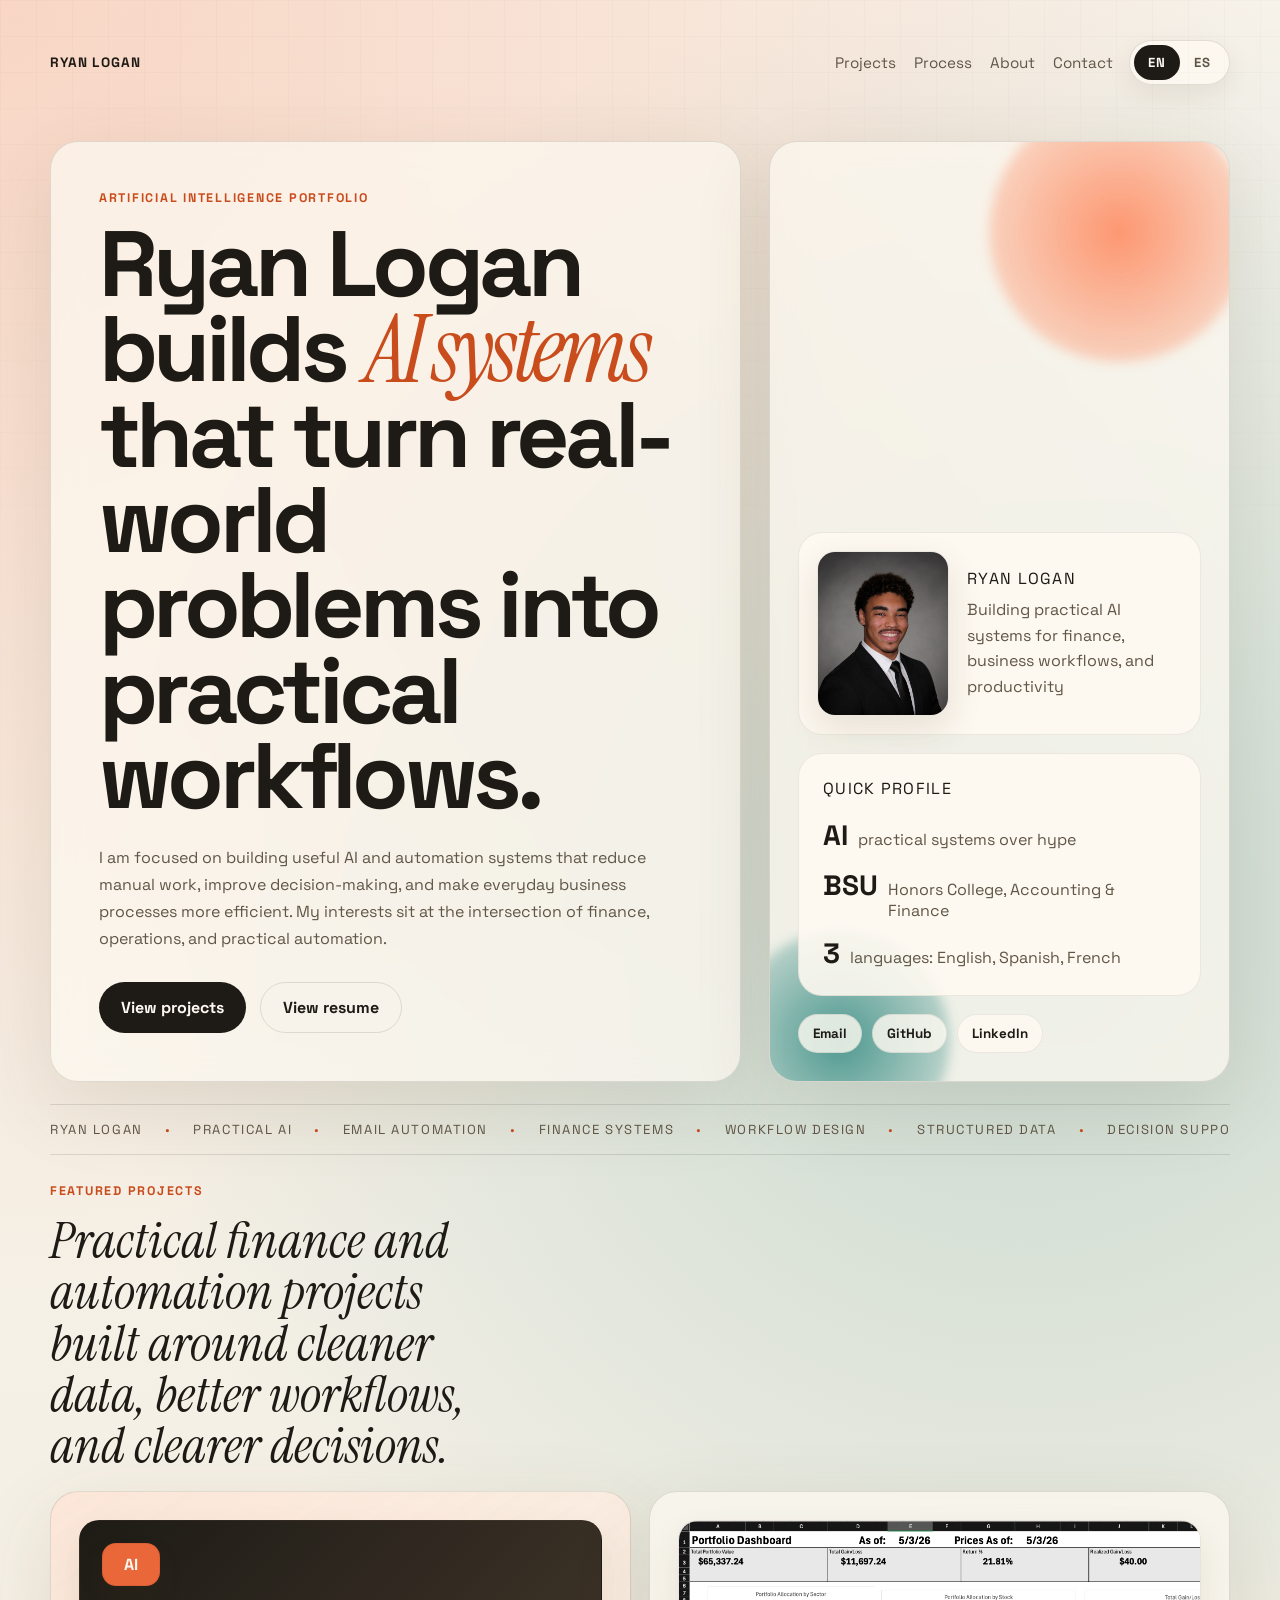
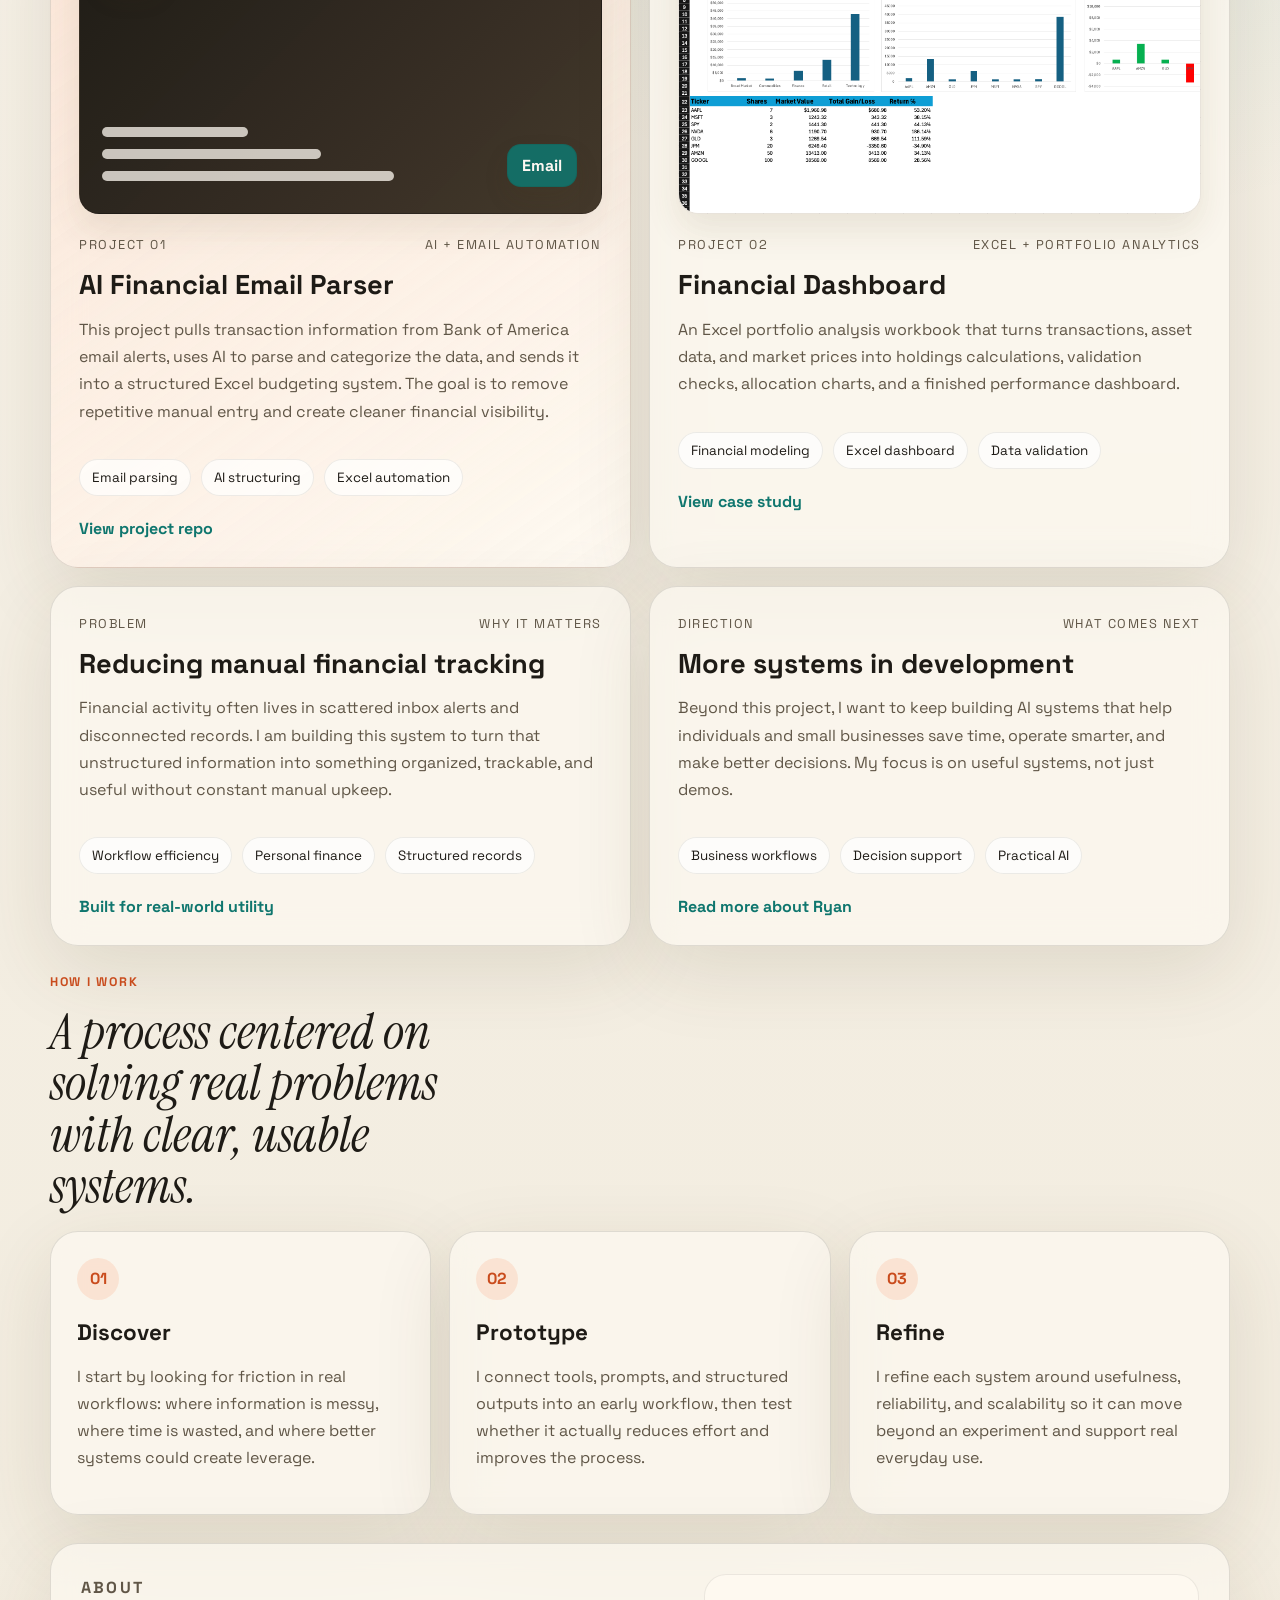
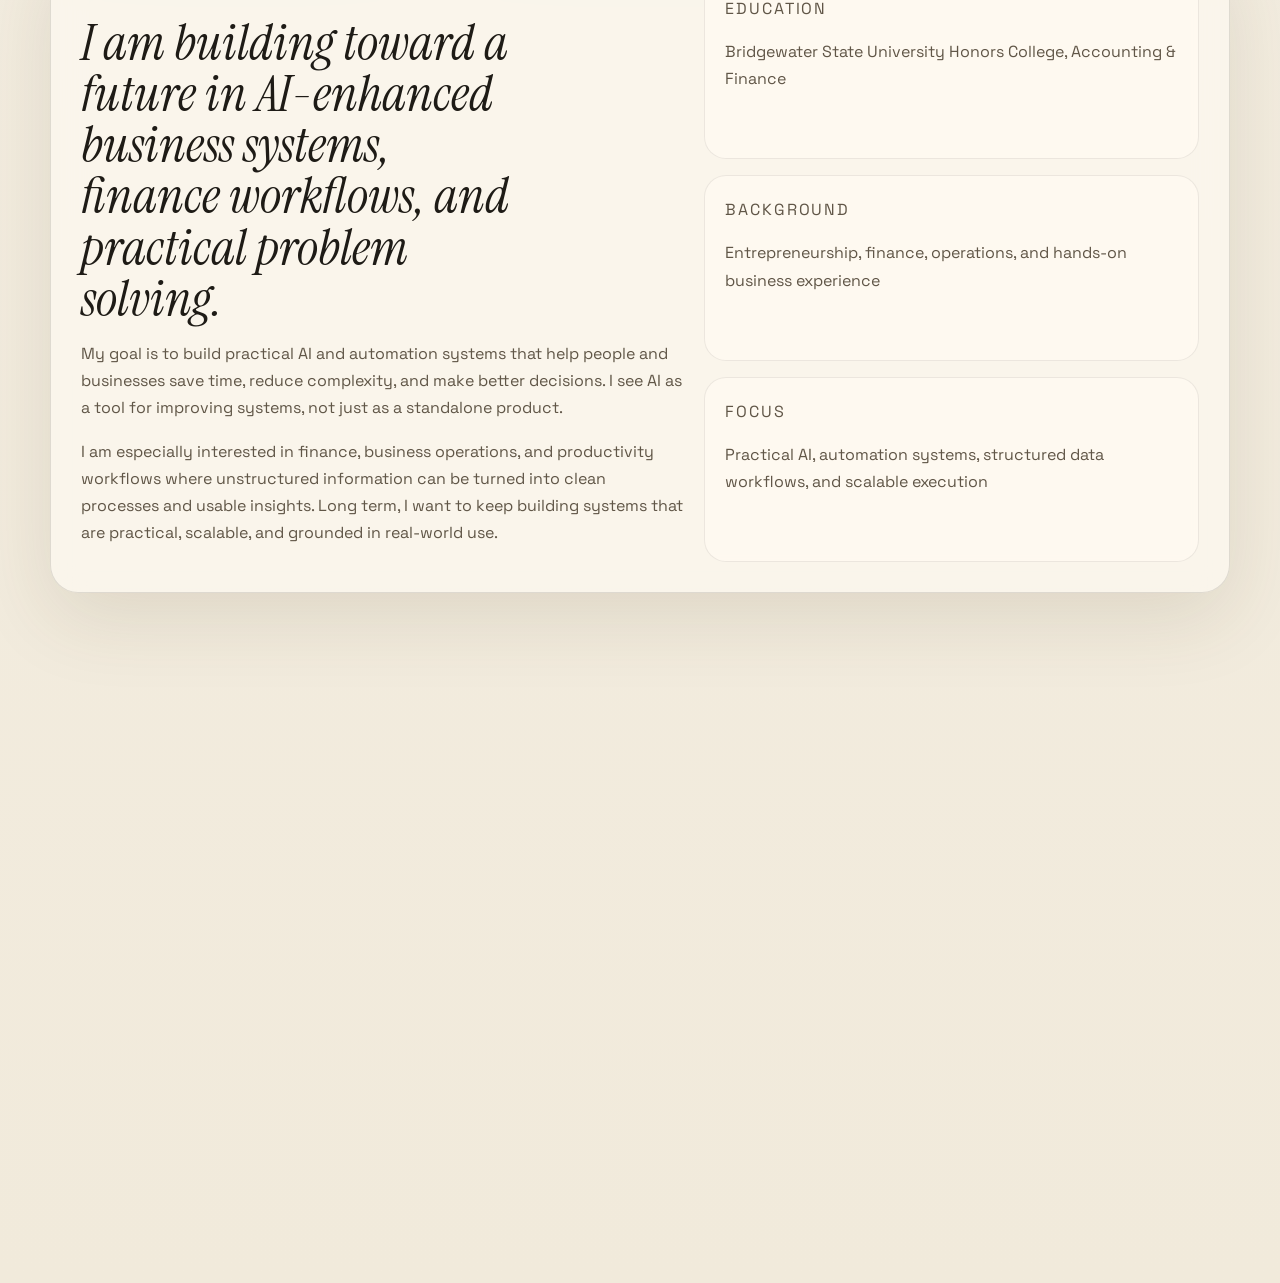
<file: index.html>
<!DOCTYPE html>
<html lang="en">
  <head>
    <meta charset="UTF-8" />
    <meta name="viewport" content="width=device-width, initial-scale=1.0" />
    <title data-i18n="meta.title">Ryan Logan | AI Portfolio</title>
    <meta
      name="description"
      data-i18n-attr="content"
      data-i18n="meta.description"
      content="Ryan Logan's AI portfolio featuring practical automation systems, real-world artificial intelligence projects, and scalable workflow solutions."
    />
    <link rel="preconnect" href="https://fonts.googleapis.com" />
    <link rel="preconnect" href="https://fonts.gstatic.com" crossorigin />
    <link
      href="https://fonts.googleapis.com/css2?family=Space+Grotesk:wght@400;500;700&family=Instrument+Serif:ital@0;1&display=swap"
      rel="stylesheet"
    />
    <link rel="stylesheet" href="./styles.css" />
  </head>
  <body>
    <div class="page-shell">
      <header class="site-header">
        <a class="brand" href="#top">Ryan Logan</a>
        <div class="header-actions">
          <nav class="site-nav">
            <a href="#projects" data-i18n="nav.projects">Projects</a>
            <a href="#process" data-i18n="nav.process">Process</a>
            <a href="#about" data-i18n="nav.about">About</a>
            <a href="#contact" data-i18n="nav.contact">Contact</a>
          </nav>
          <div
            class="language-toggle"
            role="group"
            aria-label="Language selector"
            data-i18n-attr="aria-label"
            data-i18n="language.ariaLabel"
          >
            <button class="language-button is-active" type="button" data-language-button="en">
              EN
            </button>
            <button class="language-button" type="button" data-language-button="es">
              ES
            </button>
          </div>
        </div>
      </header>

      <main id="top">
        <section class="hero">
          <div class="hero-copy">
            <p class="eyebrow" data-i18n="hero.eyebrow">Artificial intelligence portfolio</p>
            <h1 data-i18n-html="hero.title">
              Ryan Logan builds
              <span>AI systems</span>
              that turn real-world problems into practical workflows.
            </h1>
            <p class="hero-text" data-i18n="hero.text">
              I am focused on building useful AI and automation systems that
              reduce manual work, improve decision-making, and make everyday
              business processes more efficient. My interests sit at the
              intersection of finance, operations, and practical automation.
            </p>
            <div class="hero-actions">
              <a class="button button-primary" href="#projects" data-i18n="hero.viewProjects">View projects</a>
              <a class="button button-secondary" href="./Ryan%20Logan%20Resume.pdf" data-i18n="hero.viewResume">View resume</a>
            </div>
          </div>

          <aside class="hero-panel">
            <div class="profile-card">
              <img
                class="profile-image"
                src="./headshot.jpeg"
                data-i18n-attr="alt"
                data-i18n="hero.headshotAlt"
                alt="Ryan Logan headshot"
              />
              <div class="profile-copy">
                <p class="signal-title">Ryan Logan</p>
                <p class="profile-role" data-i18n="hero.profileRole">
                  Building practical AI systems for finance, business workflows,
                  and productivity
                </p>
              </div>
            </div>

            <div class="signal-card">
              <p class="signal-title" data-i18n="hero.quickProfile">Quick profile</p>
              <ul class="signal-list">
                <li data-i18n-html="hero.quickItem1"><span>AI</span> practical systems over hype</li>
                <li data-i18n-html="hero.quickItem2"><span>BSU</span> Honors College, Accounting & Finance</li>
                <li data-i18n-html="hero.quickItem3"><span>3</span> languages: English, Spanish, French</li>
              </ul>
            </div>

            <div class="link-strip">
              <a href="mailto:ryanlogan0587@gmail.com" data-i18n="links.email">Email</a>
              <a href="https://github.com/ryanlogan0587-ops" target="_blank" rel="noreferrer">GitHub</a>
              <a href="https://www.linkedin.com/in/ryan-logan-2646b4388/" target="_blank" rel="noreferrer">LinkedIn</a>
            </div>
            <div class="orb orb-one"></div>
            <div class="orb orb-two"></div>
          </aside>
        </section>

        <section
          class="ticker"
          aria-label="Featured technologies"
          data-i18n-attr="aria-label"
          data-i18n="ticker.ariaLabel"
        >
          <div class="ticker-track">
            <span data-i18n="ticker.item1">Ryan Logan</span>
            <span data-i18n="ticker.item2">Practical AI</span>
            <span data-i18n="ticker.item3">Email Automation</span>
            <span data-i18n="ticker.item4">Finance Systems</span>
            <span data-i18n="ticker.item5">Workflow Design</span>
            <span data-i18n="ticker.item6">Structured Data</span>
            <span data-i18n="ticker.item7">Decision Support</span>
            <span data-i18n="ticker.item8">Business Automation</span>
          </div>
        </section>

        <section class="projects-section" id="projects">
          <div class="section-heading">
            <p class="eyebrow" data-i18n="projects.eyebrow">Featured projects</p>
            <h2 data-i18n="projects.heading">Practical finance and automation projects built around cleaner data, better workflows, and clearer decisions.</h2>
          </div>

          <div class="projects-grid">
            <article class="project-card featured">
              <div class="project-visual project-visual-ai" aria-hidden="true">
                <span class="visual-chip visual-chip-one">AI</span>
                <span class="visual-chip visual-chip-two">Email</span>
                <span class="visual-line visual-line-one"></span>
                <span class="visual-line visual-line-two"></span>
                <span class="visual-line visual-line-three"></span>
              </div>
              <div class="project-meta">
                <span data-i18n="projects.featured.meta1">Project 01</span>
                <span data-i18n="projects.featured.meta2">AI + Email Automation</span>
              </div>
              <h3 data-i18n="projects.featured.title">AI Financial Email Parser</h3>
              <p data-i18n="projects.featured.text">
                This project pulls transaction information from Bank of America
                email alerts, uses AI to parse and categorize the data, and
                sends it into a structured Excel budgeting system. The goal is
                to remove repetitive manual entry and create cleaner financial
                visibility.
              </p>
              <ul class="tag-list">
                <li data-i18n="projects.featured.tag1">Email parsing</li>
                <li data-i18n="projects.featured.tag2">AI structuring</li>
                <li data-i18n="projects.featured.tag3">Excel automation</li>
              </ul>
              <a href="https://github.com/ryanlogan0587-ops/Budget-Automation" class="text-link" target="_blank" rel="noreferrer" data-i18n="projects.featured.link">View project repo</a>
            </article>

            <article class="project-card">
              <div class="project-visual">
                <img
                  class="project-preview"
                  src="./projects/financial-dashboard/assets/screenshots/Dashboard.png"
                  data-i18n-attr="alt"
                  data-i18n="projects.dashboard.imageAlt"
                  alt="Financial Dashboard workbook screenshot"
                />
              </div>
              <div class="project-meta">
                <span data-i18n="projects.dashboard.meta1">Project 02</span>
                <span data-i18n="projects.dashboard.meta2">Excel + Portfolio Analytics</span>
              </div>
              <h3 data-i18n="projects.dashboard.title">Financial Dashboard</h3>
              <p data-i18n="projects.dashboard.text">
                An Excel portfolio analysis workbook that turns transactions, asset data, and market
                prices into holdings calculations, validation checks, allocation charts, and a finished
                performance dashboard.
              </p>
              <ul class="tag-list">
                <li data-i18n="projects.dashboard.tag1">Financial modeling</li>
                <li data-i18n="projects.dashboard.tag2">Excel dashboard</li>
                <li data-i18n="projects.dashboard.tag3">Data validation</li>
              </ul>
              <a href="./projects/financial-dashboard/" class="text-link" data-i18n="projects.dashboard.link">View case study</a>
            </article>

            <article class="project-card">
              <div class="project-meta">
                <span data-i18n="projects.problem.meta1">Problem</span>
                <span data-i18n="projects.problem.meta2">Why it matters</span>
              </div>
              <h3 data-i18n="projects.problem.title">Reducing manual financial tracking</h3>
              <p data-i18n="projects.problem.text">
                Financial activity often lives in scattered inbox alerts and
                disconnected records. I am building this system to turn that
                unstructured information into something organized, trackable,
                and useful without constant manual upkeep.
              </p>
              <ul class="tag-list">
                <li data-i18n="projects.problem.tag1">Workflow efficiency</li>
                <li data-i18n="projects.problem.tag2">Personal finance</li>
                <li data-i18n="projects.problem.tag3">Structured records</li>
              </ul>
              <span class="text-link" data-i18n="projects.problem.link">Built for real-world utility</span>
            </article>

            <article class="project-card">
              <div class="project-meta">
                <span data-i18n="projects.future.meta1">Direction</span>
                <span data-i18n="projects.future.meta2">What comes next</span>
              </div>
              <h3 data-i18n="projects.future.title">More systems in development</h3>
              <p data-i18n="projects.future.text">
                Beyond this project, I want to keep building AI systems that
                help individuals and small businesses save time, operate
                smarter, and make better decisions. My focus is on useful
                systems, not just demos.
              </p>
              <ul class="tag-list">
                <li data-i18n="projects.future.tag1">Business workflows</li>
                <li data-i18n="projects.future.tag2">Decision support</li>
                <li data-i18n="projects.future.tag3">Practical AI</li>
              </ul>
              <a href="#about" class="text-link" data-i18n="projects.future.link">Read more about Ryan</a>
            </article>
          </div>
        </section>

        <section class="process-section" id="process">
          <div class="section-heading">
            <p class="eyebrow" data-i18n="process.eyebrow">How I work</p>
            <h2 data-i18n="process.heading">A process centered on solving real problems with clear, usable systems.</h2>
          </div>

          <div class="process-grid">
            <article>
              <span>01</span>
              <h3 data-i18n="process.step1.title">Discover</h3>
              <p data-i18n="process.step1.text">
                I start by looking for friction in real workflows: where
                information is messy, where time is wasted, and where better
                systems could create leverage.
              </p>
            </article>
            <article>
              <span>02</span>
              <h3 data-i18n="process.step2.title">Prototype</h3>
              <p data-i18n="process.step2.text">
                I connect tools, prompts, and structured outputs into an early
                workflow, then test whether it actually reduces effort and
                improves the process.
              </p>
            </article>
            <article>
              <span>03</span>
              <h3 data-i18n="process.step3.title">Refine</h3>
              <p data-i18n="process.step3.text">
                I refine each system around usefulness, reliability, and
                scalability so it can move beyond an experiment and support
                real everyday use.
              </p>
            </article>
          </div>
        </section>

        <section class="about-section" id="about">
          <div class="about-copy">
            <p class="eyebrow" data-i18n="about.eyebrow">About</p>
            <h2 data-i18n="about.heading">I am building toward a future in AI-enhanced business systems, finance workflows, and practical problem solving.</h2>
            <p data-i18n="about.text1">
              My goal is to build practical AI and automation systems that help
              people and businesses save time, reduce complexity, and make
              better decisions. I see AI as a tool for improving systems, not
              just as a standalone product.
            </p>
            <p data-i18n="about.text2">
              I am especially interested in finance, business operations, and
              productivity workflows where unstructured information can be
              turned into clean processes and usable insights. Long term, I
              want to keep building systems that are practical, scalable, and
              grounded in real-world use.
            </p>
          </div>

          <div class="about-stack">
            <div>
              <p class="stack-label" data-i18n="about.stack.educationLabel">Education</p>
              <p data-i18n="about.stack.educationText">Bridgewater State University Honors College, Accounting & Finance</p>
            </div>
            <div>
              <p class="stack-label" data-i18n="about.stack.backgroundLabel">Background</p>
              <p data-i18n="about.stack.backgroundText">Entrepreneurship, finance, operations, and hands-on business experience</p>
            </div>
            <div>
              <p class="stack-label" data-i18n="about.stack.focusLabel">Focus</p>
              <p data-i18n="about.stack.focusText">Practical AI, automation systems, structured data workflows, and scalable execution</p>
            </div>
          </div>
        </section>

        <section class="contact-section" id="contact">
          <p class="eyebrow" data-i18n="contact.eyebrow">Contact</p>
          <h2 data-i18n="contact.heading">Let’s connect about AI, automation, finance workflows, and practical systems.</h2>
          <p data-i18n="contact.text">
            You can reach me by email, view my GitHub, connect on LinkedIn, or
            open my resume directly.
          </p>
          <div class="contact-actions">
            <a class="button button-primary" href="mailto:ryanlogan0587@gmail.com">
              ryanlogan0587@gmail.com
            </a>
            <a
              class="button button-secondary"
              href="https://github.com/ryanlogan0587-ops"
              target="_blank"
              rel="noreferrer"
            >
              GitHub
            </a>
            <a
              class="button button-secondary"
              href="https://www.linkedin.com/in/ryan-logan-2646b4388/"
              target="_blank"
              rel="noreferrer"
            >
              LinkedIn
            </a>
            <a
              class="button button-secondary"
              href="./Ryan%20Logan%20Resume.pdf"
              target="_blank"
              rel="noreferrer"
              data-i18n="contact.resume"
            >
              Resume
            </a>
          </div>
        </section>
      </main>
    </div>

    <script src="./script.js"></script>
  </body>
  </html>
</file>
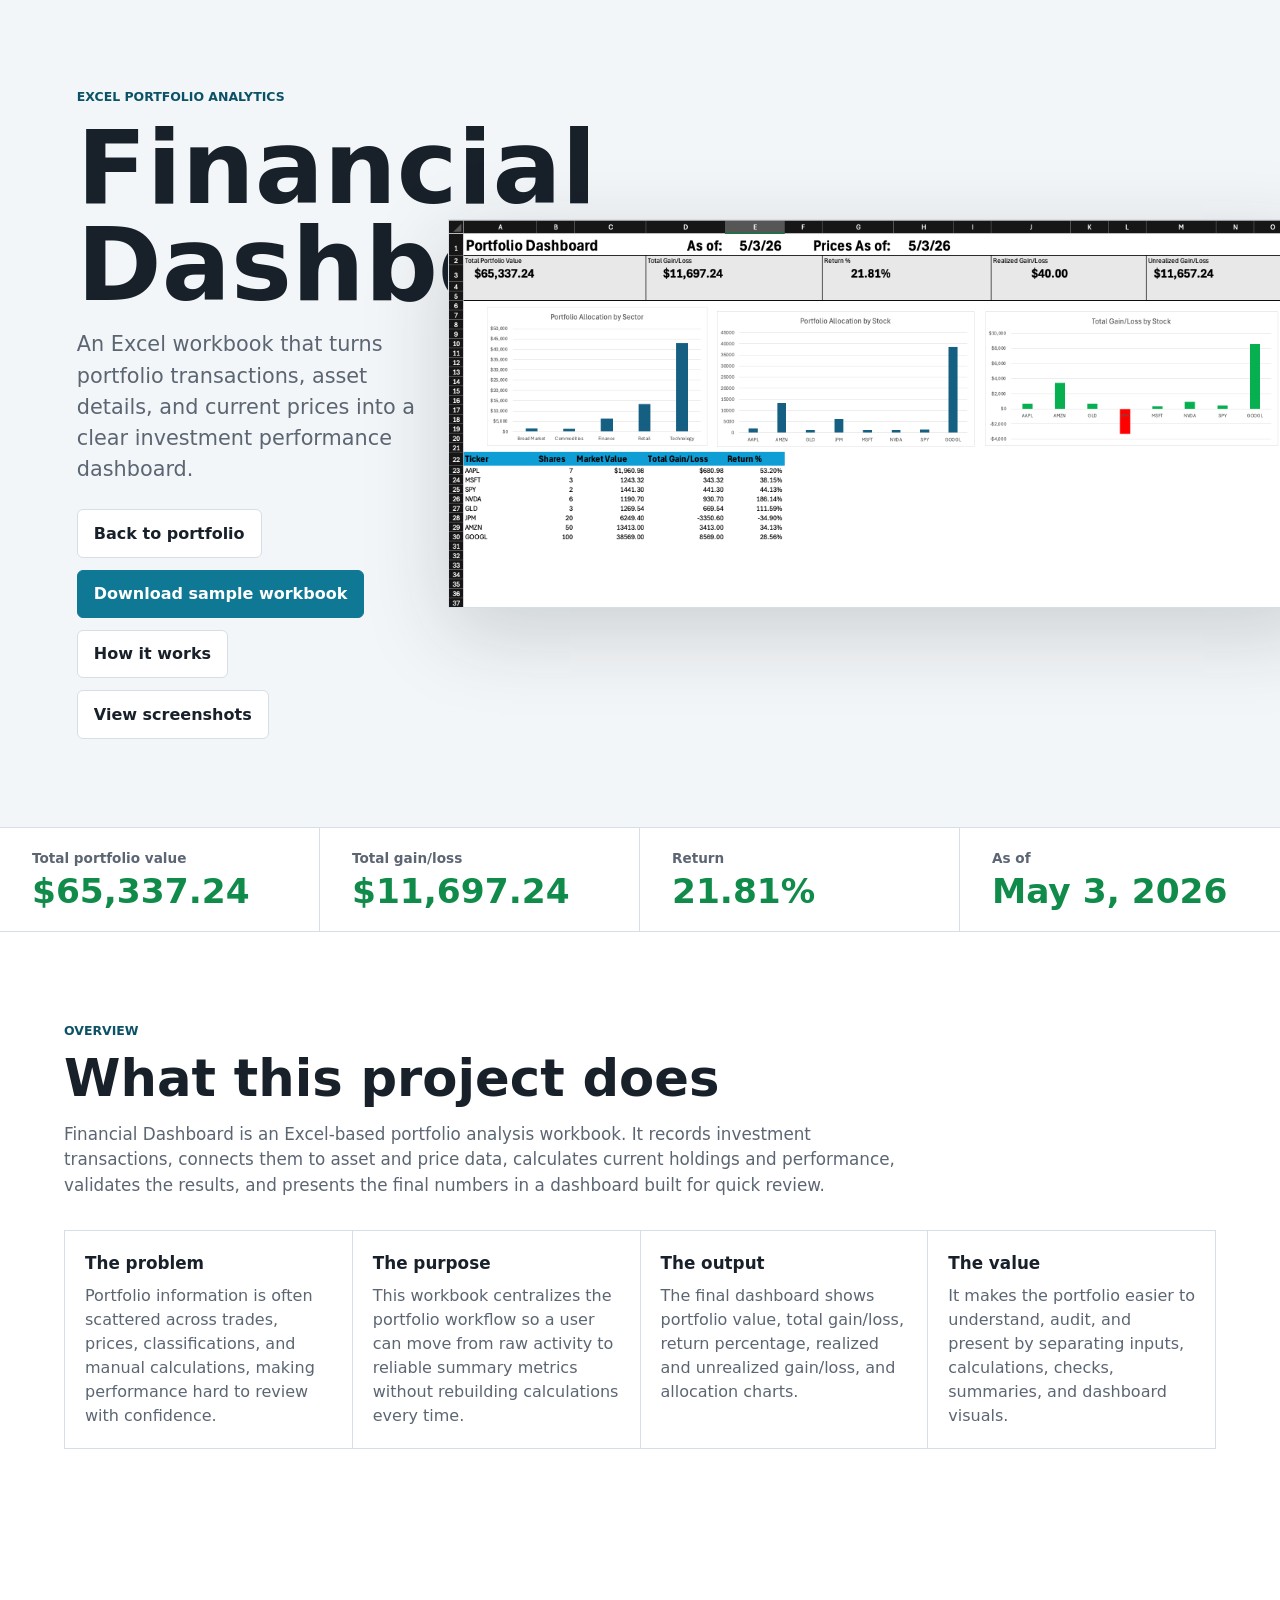
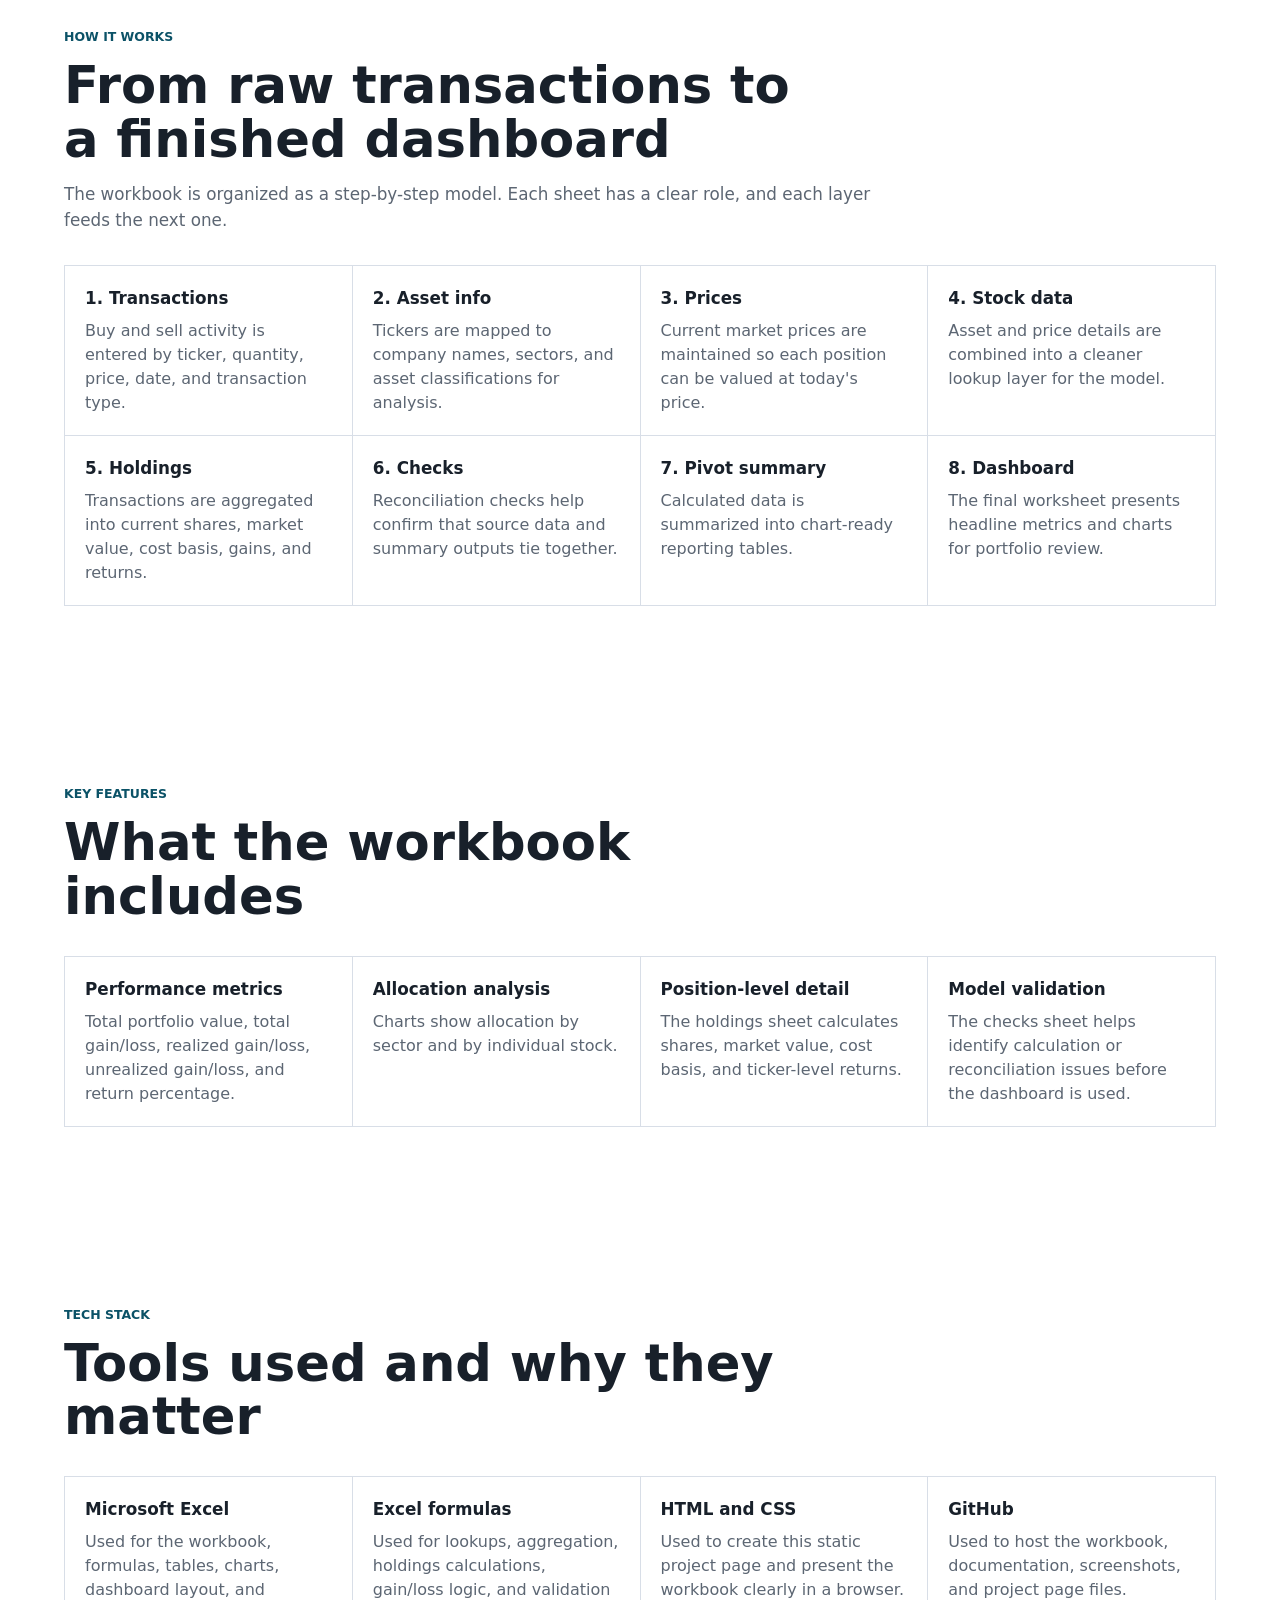
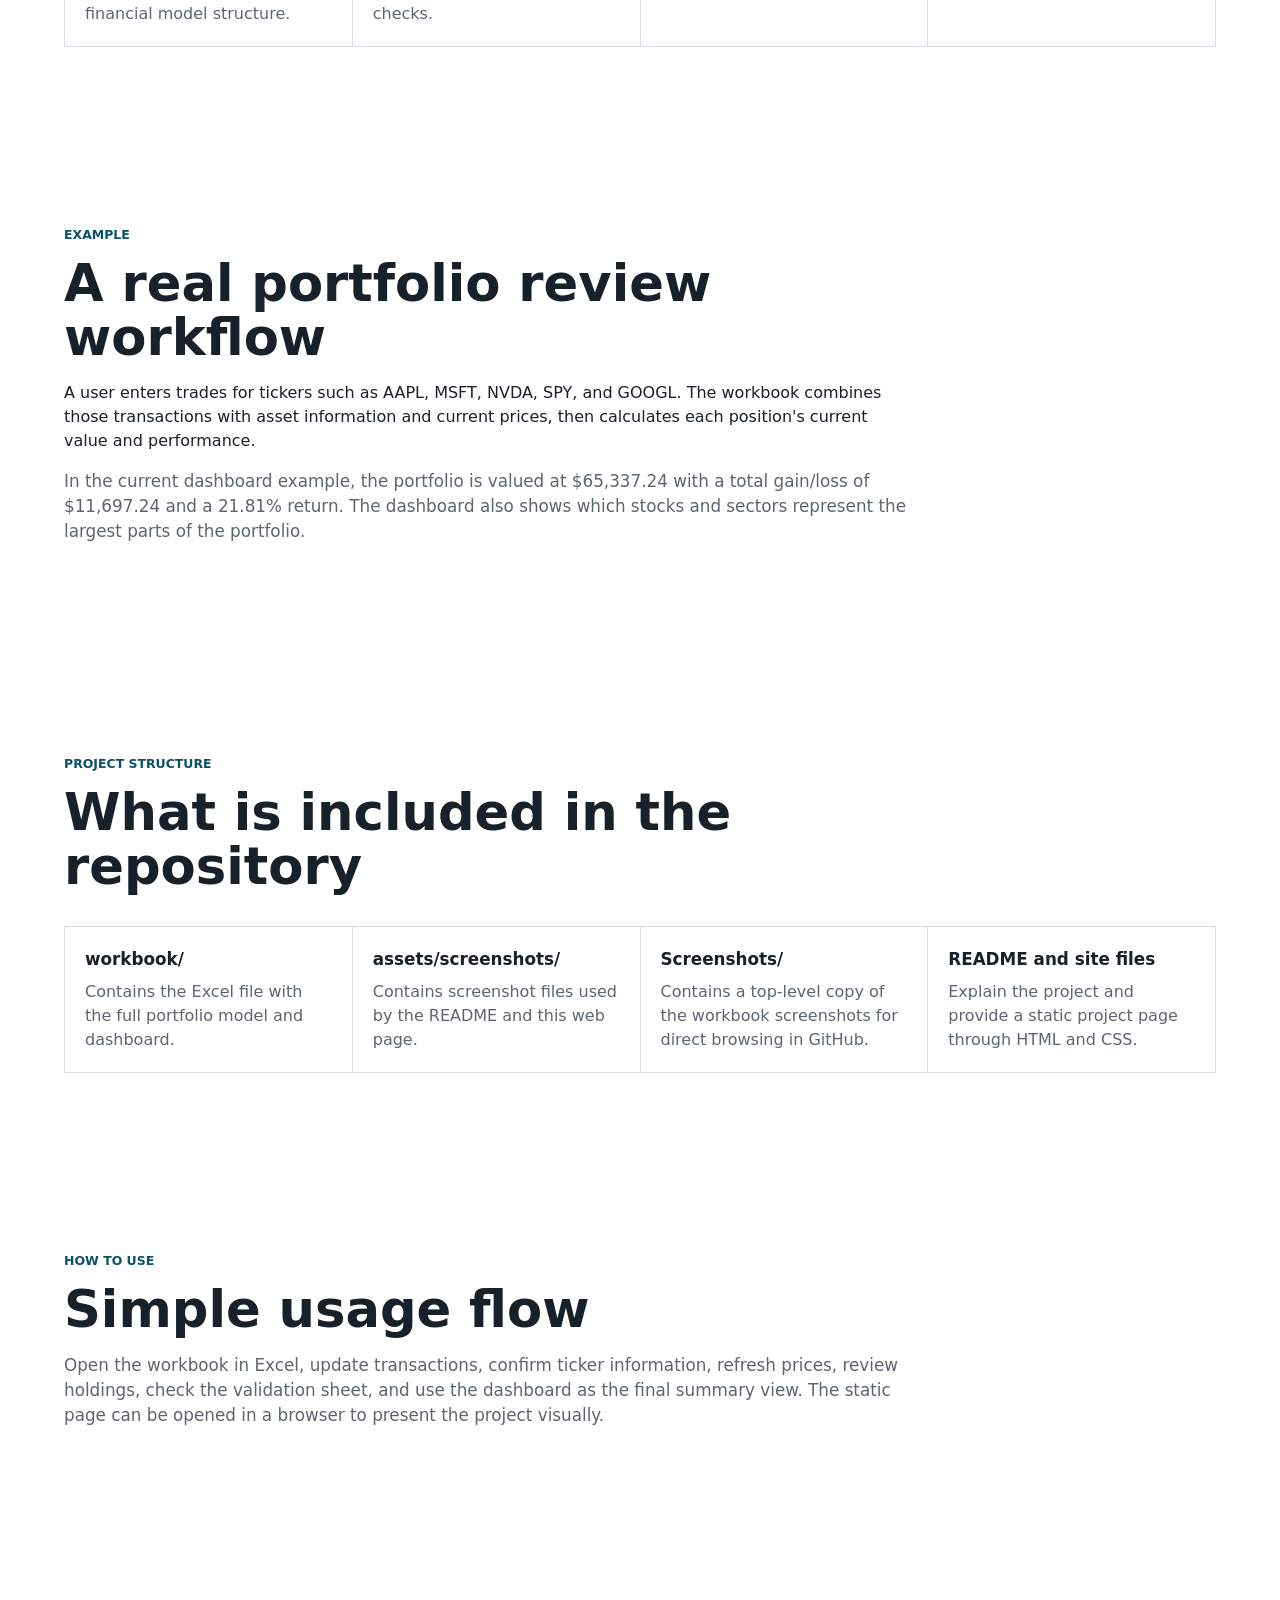
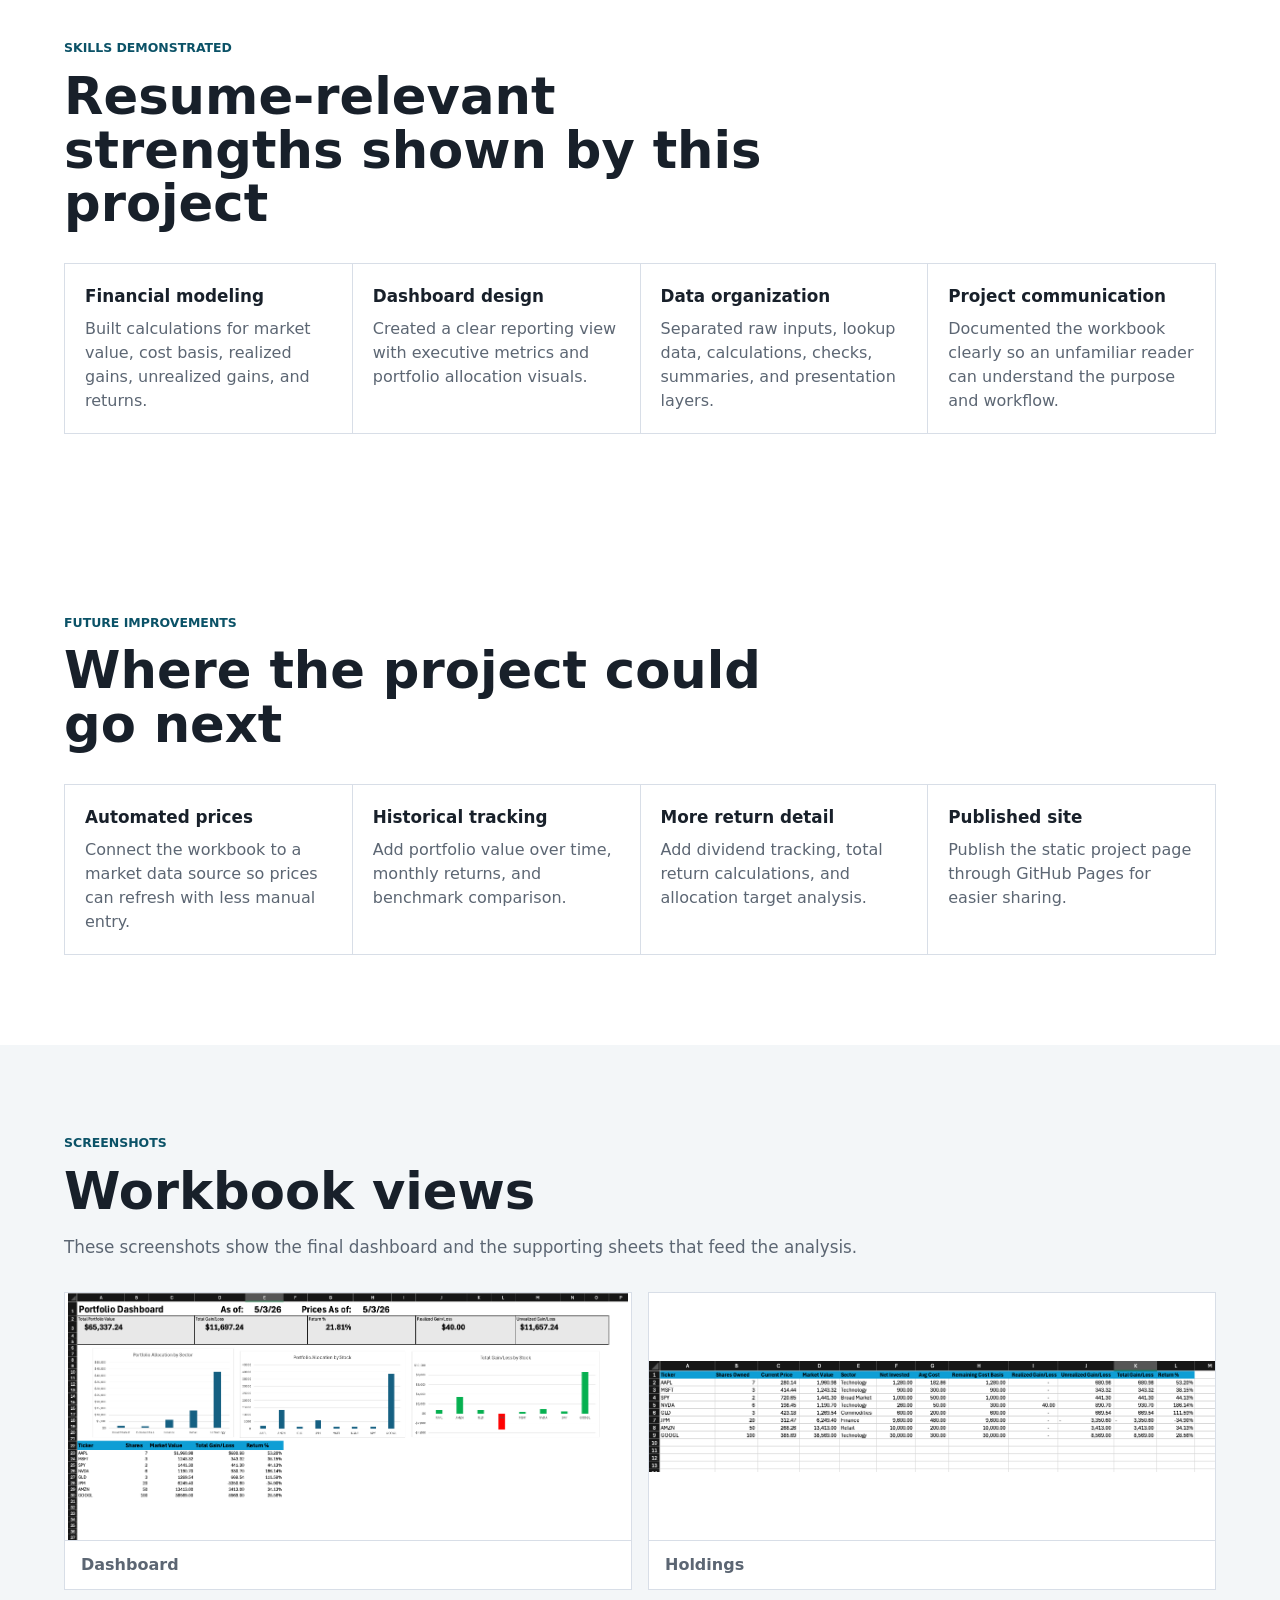
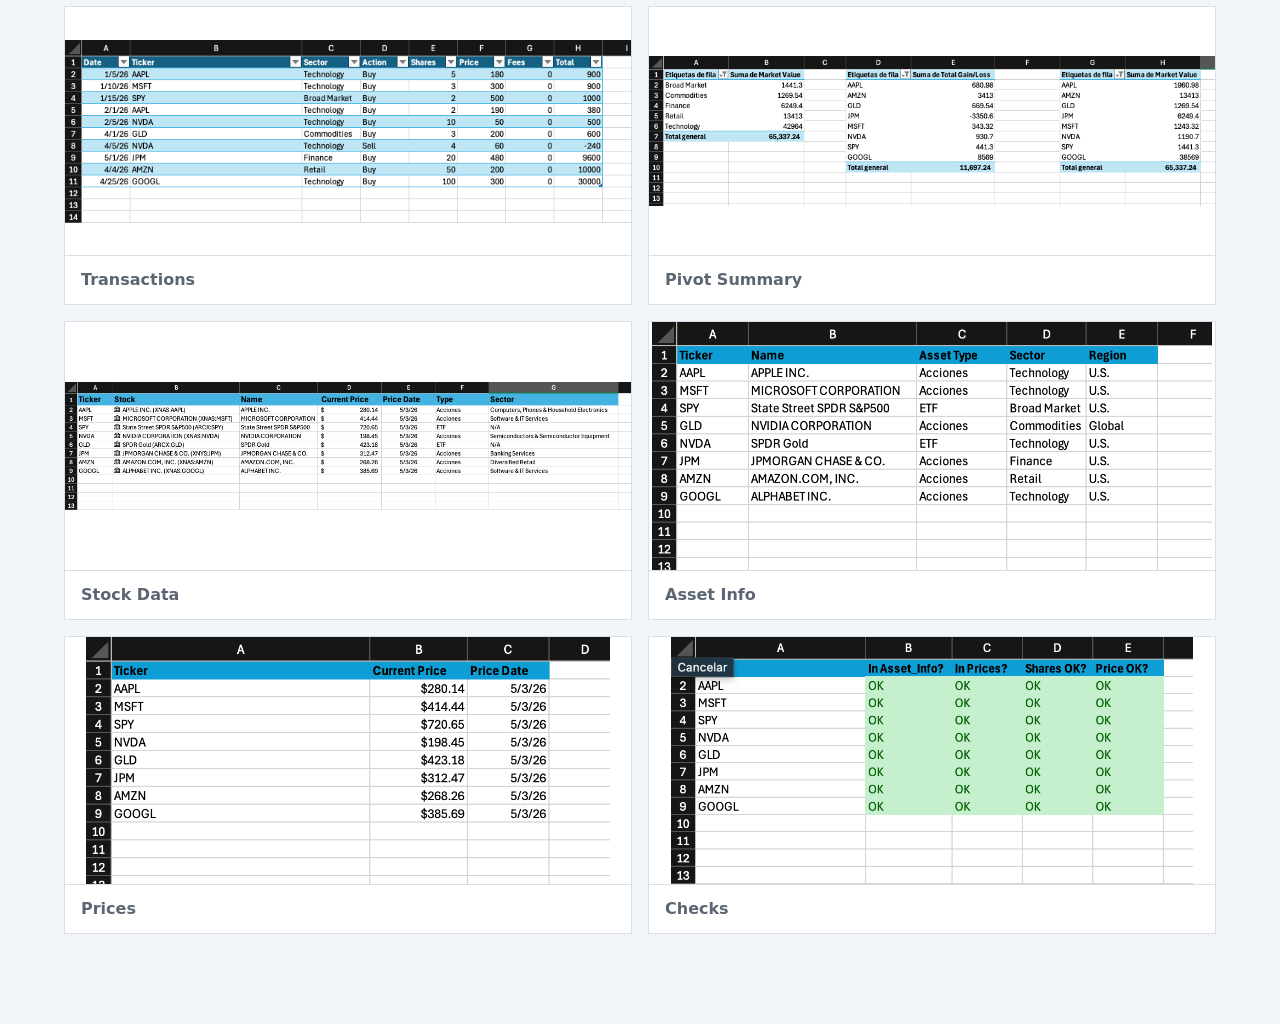
<file: projects/financial-dashboard/index.html>
<!doctype html>
<html lang="en">
  <head>
    <meta charset="utf-8">
    <meta name="viewport" content="width=device-width, initial-scale=1">
    <title>Financial Dashboard</title>
    <meta
      name="description"
      content="A professional Excel-based portfolio dashboard that tracks transactions, holdings, market value, gains, losses, return percentage, allocation, and workbook checks."
    >
    <link rel="stylesheet" href="styles.css">
  </head>
  <body>
    <header class="hero">
      <div class="hero__content">
        <p class="eyebrow">Excel portfolio analytics</p>
        <h1>Financial Dashboard</h1>
        <p class="lede">
          An Excel workbook that turns portfolio transactions, asset details, and current prices into a clear investment performance dashboard.
        </p>
        <div class="actions">
          <a class="button" href="../../#projects">Back to portfolio</a>
          <a class="button button--primary" href="workbook/Financial%20Dashboard.xlsx">Download sample workbook</a>
          <a class="button" href="#how-it-works">How it works</a>
          <a class="button" href="#screenshots">View screenshots</a>
        </div>
      </div>
      <img
        class="hero__image"
        src="assets/screenshots/Dashboard.png"
        alt="Portfolio dashboard showing total portfolio value, gain and loss, return percentage, and allocation charts"
      >
    </header>

    <main>
      <section class="metrics" aria-label="Dashboard highlights">
        <article>
          <span>Total portfolio value</span>
          <strong>$65,337.24</strong>
        </article>
        <article>
          <span>Total gain/loss</span>
          <strong>$11,697.24</strong>
        </article>
        <article>
          <span>Return</span>
          <strong>21.81%</strong>
        </article>
        <article>
          <span>As of</span>
          <strong>May 3, 2026</strong>
        </article>
      </section>

      <section class="section" id="overview">
        <div class="section__intro">
          <p class="eyebrow">Overview</p>
          <h2>What this project does</h2>
          <p>
            Financial Dashboard is an Excel-based portfolio analysis workbook. It records investment
            transactions, connects them to asset and price data, calculates current holdings and
            performance, validates the results, and presents the final numbers in a dashboard built
            for quick review.
          </p>
        </div>
        <div class="feature-grid">
          <article>
            <h3>The problem</h3>
            <p>
              Portfolio information is often scattered across trades, prices, classifications, and
              manual calculations, making performance hard to review with confidence.
            </p>
          </article>
          <article>
            <h3>The purpose</h3>
            <p>
              This workbook centralizes the portfolio workflow so a user can move from raw activity
              to reliable summary metrics without rebuilding calculations every time.
            </p>
          </article>
          <article>
            <h3>The output</h3>
            <p>
              The final dashboard shows portfolio value, total gain/loss, return percentage,
              realized and unrealized gain/loss, and allocation charts.
            </p>
          </article>
          <article>
            <h3>The value</h3>
            <p>
              It makes the portfolio easier to understand, audit, and present by separating inputs,
              calculations, checks, summaries, and dashboard visuals.
            </p>
          </article>
        </div>
      </section>

      <section class="section" id="how-it-works">
        <div class="section__intro">
          <p class="eyebrow">How it works</p>
          <h2>From raw transactions to a finished dashboard</h2>
          <p>
            The workbook is organized as a step-by-step model. Each sheet has a clear role, and each
            layer feeds the next one.
          </p>
        </div>
        <div class="feature-grid">
          <article>
            <h3>1. Transactions</h3>
            <p>Buy and sell activity is entered by ticker, quantity, price, date, and transaction type.</p>
          </article>
          <article>
            <h3>2. Asset info</h3>
            <p>Tickers are mapped to company names, sectors, and asset classifications for analysis.</p>
          </article>
          <article>
            <h3>3. Prices</h3>
            <p>Current market prices are maintained so each position can be valued at today&apos;s price.</p>
          </article>
          <article>
            <h3>4. Stock data</h3>
            <p>Asset and price details are combined into a cleaner lookup layer for the model.</p>
          </article>
          <article>
            <h3>5. Holdings</h3>
            <p>Transactions are aggregated into current shares, market value, cost basis, gains, and returns.</p>
          </article>
          <article>
            <h3>6. Checks</h3>
            <p>Reconciliation checks help confirm that source data and summary outputs tie together.</p>
          </article>
          <article>
            <h3>7. Pivot summary</h3>
            <p>Calculated data is summarized into chart-ready reporting tables.</p>
          </article>
          <article>
            <h3>8. Dashboard</h3>
            <p>The final worksheet presents headline metrics and charts for portfolio review.</p>
          </article>
        </div>
      </section>

      <section class="section">
        <div class="section__intro">
          <p class="eyebrow">Key features</p>
          <h2>What the workbook includes</h2>
        </div>
        <div class="feature-grid">
          <article>
            <h3>Performance metrics</h3>
            <p>Total portfolio value, total gain/loss, realized gain/loss, unrealized gain/loss, and return percentage.</p>
          </article>
          <article>
            <h3>Allocation analysis</h3>
            <p>Charts show allocation by sector and by individual stock.</p>
          </article>
          <article>
            <h3>Position-level detail</h3>
            <p>The holdings sheet calculates shares, market value, cost basis, and ticker-level returns.</p>
          </article>
          <article>
            <h3>Model validation</h3>
            <p>The checks sheet helps identify calculation or reconciliation issues before the dashboard is used.</p>
          </article>
        </div>
      </section>

      <section class="section">
        <div class="section__intro">
          <p class="eyebrow">Tech stack</p>
          <h2>Tools used and why they matter</h2>
        </div>
        <div class="feature-grid">
          <article>
            <h3>Microsoft Excel</h3>
            <p>Used for the workbook, formulas, tables, charts, dashboard layout, and financial model structure.</p>
          </article>
          <article>
            <h3>Excel formulas</h3>
            <p>Used for lookups, aggregation, holdings calculations, gain/loss logic, and validation checks.</p>
          </article>
          <article>
            <h3>HTML and CSS</h3>
            <p>Used to create this static project page and present the workbook clearly in a browser.</p>
          </article>
          <article>
            <h3>GitHub</h3>
            <p>Used to host the workbook, documentation, screenshots, and project page files.</p>
          </article>
        </div>
      </section>

      <section class="section">
        <div class="section__intro">
          <p class="eyebrow">Example</p>
          <h2>A real portfolio review workflow</h2>
          <p>
            A user enters trades for tickers such as AAPL, MSFT, NVDA, SPY, and GOOGL. The workbook
            combines those transactions with asset information and current prices, then calculates
            each position&apos;s current value and performance.
          </p>
          <p>
            In the current dashboard example, the portfolio is valued at $65,337.24 with a total
            gain/loss of $11,697.24 and a 21.81% return. The dashboard also shows which stocks and
            sectors represent the largest parts of the portfolio.
          </p>
        </div>
      </section>

      <section class="section">
        <div class="section__intro">
          <p class="eyebrow">Project structure</p>
          <h2>What is included in the repository</h2>
        </div>
        <div class="feature-grid">
          <article>
            <h3>workbook/</h3>
            <p>Contains the Excel file with the full portfolio model and dashboard.</p>
          </article>
          <article>
            <h3>assets/screenshots/</h3>
            <p>Contains screenshot files used by the README and this web page.</p>
          </article>
          <article>
            <h3>Screenshots/</h3>
            <p>Contains a top-level copy of the workbook screenshots for direct browsing in GitHub.</p>
          </article>
          <article>
            <h3>README and site files</h3>
            <p>Explain the project and provide a static project page through HTML and CSS.</p>
          </article>
        </div>
      </section>

      <section class="section">
        <div class="section__intro">
          <p class="eyebrow">How to use</p>
          <h2>Simple usage flow</h2>
          <p>
            Open the workbook in Excel, update transactions, confirm ticker information, refresh prices,
            review holdings, check the validation sheet, and use the dashboard as the final summary view.
            The static page can be opened in a browser to present the project visually.
          </p>
        </div>
      </section>

      <section class="section">
        <div class="section__intro">
          <p class="eyebrow">Skills demonstrated</p>
          <h2>Resume-relevant strengths shown by this project</h2>
        </div>
        <div class="feature-grid">
          <article>
            <h3>Financial modeling</h3>
            <p>Built calculations for market value, cost basis, realized gains, unrealized gains, and returns.</p>
          </article>
          <article>
            <h3>Dashboard design</h3>
            <p>Created a clear reporting view with executive metrics and portfolio allocation visuals.</p>
          </article>
          <article>
            <h3>Data organization</h3>
            <p>Separated raw inputs, lookup data, calculations, checks, summaries, and presentation layers.</p>
          </article>
          <article>
            <h3>Project communication</h3>
            <p>Documented the workbook clearly so an unfamiliar reader can understand the purpose and workflow.</p>
          </article>
        </div>
      </section>

      <section class="section">
        <div class="section__intro">
          <p class="eyebrow">Future improvements</p>
          <h2>Where the project could go next</h2>
        </div>
        <div class="feature-grid">
          <article>
            <h3>Automated prices</h3>
            <p>Connect the workbook to a market data source so prices can refresh with less manual entry.</p>
          </article>
          <article>
            <h3>Historical tracking</h3>
            <p>Add portfolio value over time, monthly returns, and benchmark comparison.</p>
          </article>
          <article>
            <h3>More return detail</h3>
            <p>Add dividend tracking, total return calculations, and allocation target analysis.</p>
          </article>
          <article>
            <h3>Published site</h3>
            <p>Publish the static project page through GitHub Pages for easier sharing.</p>
          </article>
        </div>
      </section>

      <section class="section section--screenshots" id="screenshots">
        <div class="section__intro">
          <p class="eyebrow">Screenshots</p>
          <h2>Workbook views</h2>
          <p>
            These screenshots show the final dashboard and the supporting sheets that feed the analysis.
          </p>
        </div>
        <div class="gallery">
          <figure>
            <img src="assets/screenshots/Dashboard.png" alt="Dashboard worksheet">
            <figcaption>Dashboard</figcaption>
          </figure>
          <figure>
            <img src="assets/screenshots/Holdings.png" alt="Holdings worksheet">
            <figcaption>Holdings</figcaption>
          </figure>
          <figure>
            <img src="assets/screenshots/Transactions.png" alt="Transactions worksheet">
            <figcaption>Transactions</figcaption>
          </figure>
          <figure>
            <img src="assets/screenshots/Pivot_Summary.png" alt="Pivot summary worksheet">
            <figcaption>Pivot Summary</figcaption>
          </figure>
          <figure>
            <img src="assets/screenshots/Stock_Data.png" alt="Stock data worksheet">
            <figcaption>Stock Data</figcaption>
          </figure>
          <figure>
            <img src="assets/screenshots/Asset_Info.png" alt="Asset information worksheet">
            <figcaption>Asset Info</figcaption>
          </figure>
          <figure>
            <img src="assets/screenshots/Prices.png" alt="Prices worksheet">
            <figcaption>Prices</figcaption>
          </figure>
          <figure>
            <img src="assets/screenshots/Checks.png" alt="Checks worksheet">
            <figcaption>Checks</figcaption>
          </figure>
        </div>
      </section>
    </main>
  </body>
</html>
</file>
<file: styles.css>
:root {
  --bg: #f3efe6;
  --bg-soft: rgba(255, 255, 255, 0.45);
  --surface: rgba(252, 248, 240, 0.72);
  --surface-strong: #fffaf2;
  --text: #1e1b16;
  --muted: #605647;
  --line: rgba(30, 27, 22, 0.12);
  --accent: #ff6f3c;
  --accent-deep: #c94c1d;
  --accent-alt: #0f766e;
  --shadow: 0 24px 80px rgba(76, 55, 24, 0.12);
}

* {
  box-sizing: border-box;
}

html {
  scroll-behavior: smooth;
}

body {
  margin: 0;
  font-family: "Space Grotesk", sans-serif;
  color: var(--text);
  background:
    radial-gradient(circle at top left, rgba(255, 111, 60, 0.22), transparent 28%),
    radial-gradient(circle at 80% 20%, rgba(15, 118, 110, 0.2), transparent 25%),
    linear-gradient(180deg, #f7f3eb 0%, #f1eadb 100%);
  min-height: 100vh;
}

body::before {
  content: "";
  position: fixed;
  inset: 0;
  background-image:
    linear-gradient(rgba(30, 27, 22, 0.03) 1px, transparent 1px),
    linear-gradient(90deg, rgba(30, 27, 22, 0.03) 1px, transparent 1px);
  background-size: 36px 36px;
  pointer-events: none;
  mask-image: linear-gradient(180deg, rgba(0, 0, 0, 0.5), transparent 92%);
}

.page-shell {
  width: min(1180px, calc(100% - 32px));
  margin: 0 auto;
  padding: 24px 0 64px;
}

.site-header {
  display: flex;
  align-items: center;
  justify-content: space-between;
  gap: 20px;
  padding: 16px 0 28px;
}

.header-actions {
  display: flex;
  align-items: center;
  gap: 16px;
  flex-wrap: wrap;
  justify-content: flex-end;
}

.brand,
.site-nav a,
.text-link,
.button {
  text-decoration: none;
}

.brand {
  color: var(--text);
  font-weight: 700;
  letter-spacing: 0.08em;
  text-transform: uppercase;
  font-size: 0.85rem;
}

.site-nav {
  display: flex;
  gap: 18px;
  flex-wrap: wrap;
}

.site-nav a {
  color: var(--muted);
  font-size: 0.95rem;
}

.language-toggle {
  display: inline-flex;
  align-items: center;
  padding: 4px;
  border-radius: 999px;
  background: rgba(255, 250, 242, 0.76);
  border: 1px solid var(--line);
  box-shadow: 0 10px 24px rgba(76, 55, 24, 0.08);
}

.language-button {
  border: 0;
  background: transparent;
  color: var(--muted);
  font: inherit;
  font-size: 0.82rem;
  font-weight: 700;
  letter-spacing: 0.08em;
  text-transform: uppercase;
  border-radius: 999px;
  padding: 9px 14px;
  cursor: pointer;
  transition: background-color 180ms ease, color 180ms ease, transform 180ms ease;
}

.language-button:hover {
  color: var(--text);
  transform: translateY(-1px);
}

.language-button.is-active {
  background: var(--text);
  color: #fff8f2;
}

.hero,
.projects-section,
.process-section,
.about-section,
.contact-section {
  margin-top: 28px;
}

.hero {
  display: grid;
  grid-template-columns: 1.2fr 0.8fr;
  gap: 28px;
  align-items: stretch;
}

.hero-copy,
.hero-panel,
.project-card,
.process-grid article,
.about-section,
.contact-section {
  border: 1px solid var(--line);
  background: var(--surface);
  backdrop-filter: blur(16px);
  border-radius: 28px;
  box-shadow: var(--shadow);
}

.hero-copy {
  padding: 48px;
}

.eyebrow {
  margin: 0 0 16px;
  color: var(--accent-deep);
  text-transform: uppercase;
  letter-spacing: 0.14em;
  font-size: 0.78rem;
  font-weight: 700;
}

h1,
h2,
h3,
.signal-title,
.stack-label {
  margin: 0;
}

h1 {
  font-size: clamp(3rem, 8vw, 5.8rem);
  line-height: 0.92;
  letter-spacing: -0.05em;
}

h1 span,
h2 {
  font-family: "Instrument Serif", serif;
  font-weight: 400;
  font-style: italic;
}

h1 span {
  display: inline-block;
  color: var(--accent-deep);
}

.hero-text,
.project-card p,
.process-grid p,
.about-copy p,
.about-stack p,
.contact-section p {
  color: var(--muted);
  line-height: 1.7;
  font-size: 1rem;
}

.hero-text {
  max-width: 58ch;
  margin: 24px 0 0;
}

.hero-actions {
  display: flex;
  gap: 14px;
  flex-wrap: wrap;
  margin-top: 30px;
}

.button {
  display: inline-flex;
  align-items: center;
  justify-content: center;
  border-radius: 999px;
  padding: 14px 22px;
  font-weight: 700;
  transition: transform 180ms ease, background-color 180ms ease, color 180ms ease;
}

.button:hover {
  transform: translateY(-2px);
}

.button-primary {
  background: var(--text);
  color: #fff8f2;
}

.button-secondary {
  color: var(--text);
  border: 1px solid var(--line);
}

.hero-panel {
  position: relative;
  overflow: hidden;
  padding: 28px;
  min-height: 100%;
  display: grid;
  align-content: end;
  gap: 18px;
}

.profile-card {
  position: relative;
  z-index: 1;
  display: grid;
  grid-template-columns: 132px 1fr;
  gap: 18px;
  align-items: center;
  padding: 18px;
  border-radius: 24px;
  background: rgba(255, 250, 242, 0.88);
  border: 1px solid rgba(30, 27, 22, 0.08);
}

.profile-image {
  width: 132px;
  aspect-ratio: 4 / 5;
  object-fit: cover;
  border-radius: 18px;
  border: 1px solid rgba(30, 27, 22, 0.08);
  box-shadow: 0 14px 34px rgba(76, 55, 24, 0.12);
}

.profile-role {
  margin: 8px 0 0;
  color: var(--muted);
  line-height: 1.6;
}

.signal-card {
  position: relative;
  z-index: 1;
  width: 100%;
  padding: 24px;
  border-radius: 24px;
  background: rgba(255, 250, 242, 0.88);
  border: 1px solid rgba(30, 27, 22, 0.08);
}

.signal-title {
  font-size: 1rem;
  text-transform: uppercase;
  letter-spacing: 0.08em;
}

.signal-list {
  list-style: none;
  padding: 0;
  margin: 18px 0 0;
  display: grid;
  gap: 14px;
}

.signal-list li {
  display: flex;
  align-items: baseline;
  gap: 10px;
  color: var(--muted);
}

.signal-list span {
  color: var(--text);
  font-size: 1.75rem;
  font-weight: 700;
}

.link-strip {
  position: relative;
  z-index: 1;
  display: flex;
  gap: 10px;
  flex-wrap: wrap;
}

.link-strip a {
  color: var(--text);
  text-decoration: none;
  font-size: 0.84rem;
  font-weight: 700;
  padding: 10px 14px;
  border-radius: 999px;
  background: rgba(255, 250, 242, 0.8);
  border: 1px solid rgba(30, 27, 22, 0.08);
}

.orb {
  position: absolute;
  border-radius: 50%;
  filter: blur(6px);
}

.orb-one {
  width: 260px;
  height: 260px;
  background: radial-gradient(circle, rgba(255, 111, 60, 0.7), rgba(255, 111, 60, 0.08));
  top: -40px;
  right: -20px;
  animation: float 7s ease-in-out infinite;
}

.orb-two {
  width: 220px;
  height: 220px;
  background: radial-gradient(circle, rgba(15, 118, 110, 0.72), rgba(15, 118, 110, 0.06));
  bottom: -70px;
  left: -40px;
  animation: float 9s ease-in-out infinite reverse;
}

.ticker {
  overflow: hidden;
  margin-top: 22px;
  border-top: 1px solid var(--line);
  border-bottom: 1px solid var(--line);
}

.ticker-track {
  display: flex;
  gap: 22px;
  width: max-content;
  padding: 16px 0;
  color: var(--muted);
  text-transform: uppercase;
  letter-spacing: 0.12em;
  font-size: 0.82rem;
  animation: marquee 24s linear infinite;
}

.ticker-track span::after {
  content: "•";
  margin-left: 22px;
  color: var(--accent-deep);
}

.section-heading {
  margin-bottom: 20px;
}

h2 {
  font-size: clamp(2.1rem, 4vw, 3.6rem);
  line-height: 1;
  max-width: 18ch;
}

.projects-grid {
  display: grid;
  grid-template-columns: repeat(2, minmax(0, 1fr));
  gap: 18px;
}

.project-card {
  display: grid;
  align-content: start;
  padding: 28px;
  transition: transform 220ms ease, border-color 220ms ease;
}

.project-card:hover {
  transform: translateY(-6px);
  border-color: rgba(255, 111, 60, 0.4);
}

.project-card.featured {
  background:
    linear-gradient(145deg, rgba(255, 111, 60, 0.12), rgba(255, 250, 242, 0.72)),
    var(--surface);
}

.project-visual {
  position: relative;
  overflow: hidden;
  width: 100%;
  aspect-ratio: 16 / 9;
  border-radius: 20px;
  border: 1px solid rgba(30, 27, 22, 0.1);
  margin-bottom: 22px;
  background:
    linear-gradient(rgba(30, 27, 22, 0.05) 1px, transparent 1px),
    linear-gradient(90deg, rgba(30, 27, 22, 0.05) 1px, transparent 1px),
    var(--surface-strong);
  background-size: 28px 28px;
  box-shadow: 0 16px 34px rgba(76, 55, 24, 0.1);
}

.project-preview {
  width: 100%;
  height: 100%;
  object-fit: cover;
  object-position: top left;
}

.project-visual-ai {
  background:
    linear-gradient(135deg, rgba(30, 27, 22, 0.9), rgba(75, 62, 47, 0.86)),
    var(--text);
}

.visual-chip {
  position: absolute;
  display: inline-flex;
  align-items: center;
  justify-content: center;
  min-width: 58px;
  min-height: 42px;
  padding: 10px 14px;
  border-radius: 14px;
  background: rgba(255, 250, 242, 0.88);
  border: 1px solid rgba(30, 27, 22, 0.08);
  color: var(--text);
  font-weight: 800;
  box-shadow: 0 12px 24px rgba(76, 55, 24, 0.12);
}

.project-visual-ai .visual-chip {
  color: #fff8f2;
  background: rgba(255, 111, 60, 0.9);
}

.project-visual-ai .visual-chip-two {
  background: rgba(15, 118, 110, 0.88);
}

.visual-chip-one {
  top: 22px;
  left: 22px;
}

.visual-chip-two {
  right: 24px;
  bottom: 26px;
}

.visual-chip-three {
  right: 32%;
  top: 32%;
}

.visual-line {
  position: absolute;
  height: 10px;
  border-radius: 999px;
  background: rgba(255, 250, 242, 0.75);
}

.visual-line-one {
  width: 56%;
  left: 22px;
  bottom: 32px;
}

.visual-line-two {
  width: 42%;
  left: 22px;
  bottom: 54px;
}

.visual-line-three {
  width: 28%;
  left: 22px;
  bottom: 76px;
}

.project-meta {
  display: flex;
  justify-content: space-between;
  gap: 12px;
  color: var(--muted);
  font-size: 0.8rem;
  text-transform: uppercase;
  letter-spacing: 0.12em;
}

.project-card h3 {
  font-size: 1.7rem;
  margin-top: 18px;
  line-height: 1.05;
}

.tag-list {
  list-style: none;
  padding: 0;
  margin: 18px 0 22px;
  display: flex;
  flex-wrap: wrap;
  gap: 10px;
}

.tag-list li {
  padding: 9px 12px;
  border-radius: 999px;
  background: rgba(255, 255, 255, 0.7);
  border: 1px solid rgba(30, 27, 22, 0.08);
  font-size: 0.84rem;
}

.text-link {
  color: var(--accent-alt);
  font-weight: 700;
}

.process-grid {
  display: grid;
  grid-template-columns: repeat(3, 1fr);
  gap: 18px;
}

.process-grid article {
  padding: 26px;
}

.process-grid span {
  display: inline-flex;
  width: 42px;
  height: 42px;
  border-radius: 50%;
  align-items: center;
  justify-content: center;
  background: rgba(255, 111, 60, 0.14);
  color: var(--accent-deep);
  font-weight: 700;
}

.process-grid h3 {
  margin-top: 18px;
  font-size: 1.4rem;
}

.about-section {
  display: grid;
  grid-template-columns: 1.1fr 0.9fr;
  gap: 18px;
  padding: 30px;
}

.about-stack {
  display: grid;
  gap: 16px;
}

.about-stack > div {
  padding: 20px;
  border-radius: 22px;
  background: rgba(255, 250, 242, 0.75);
  border: 1px solid rgba(30, 27, 22, 0.08);
}

.stack-label {
  color: var(--accent-deep);
  text-transform: uppercase;
  letter-spacing: 0.12em;
  font-size: 0.75rem;
}

.contact-section {
  padding: 34px;
  text-align: center;
}

.contact-section h2 {
  max-width: 14ch;
  margin: 0 auto;
}

.contact-section p {
  max-width: 56ch;
  margin: 18px auto 26px;
}

.contact-actions {
  display: flex;
  gap: 12px;
  justify-content: center;
  flex-wrap: wrap;
}

.reveal {
  opacity: 0;
  transform: translateY(24px);
  transition: opacity 500ms ease, transform 500ms ease;
}

.reveal.is-visible {
  opacity: 1;
  transform: translateY(0);
}

@keyframes marquee {
  from {
    transform: translateX(0);
  }
  to {
    transform: translateX(-50%);
  }
}

@keyframes float {
  0%,
  100% {
    transform: translateY(0) scale(1);
  }
  50% {
    transform: translateY(-14px) scale(1.04);
  }
}

@media (max-width: 980px) {
  .hero,
  .projects-grid,
  .process-grid,
  .about-section {
    grid-template-columns: 1fr;
  }

  .hero-copy,
  .hero-panel,
  .contact-section,
  .about-section {
    padding: 26px;
  }

  .profile-card {
    grid-template-columns: 1fr;
  }

  .profile-image {
    width: min(100%, 240px);
  }

  .project-card h3 {
    font-size: 1.5rem;
  }
}

@media (max-width: 640px) {
  .page-shell {
    width: min(100% - 20px, 1180px);
    padding-top: 14px;
  }

  .site-header {
    flex-direction: column;
    align-items: flex-start;
  }

  .header-actions {
    width: 100%;
    justify-content: flex-start;
  }

  .site-nav {
    gap: 12px;
  }

  h1 {
    font-size: clamp(2.5rem, 15vw, 4.2rem);
  }

  h2 {
    max-width: none;
    line-height: 1.05;
  }

  .hero-actions {
    flex-direction: column;
    align-items: stretch;
  }

  .button {
    width: 100%;
  }

  .link-strip a {
    width: 100%;
    justify-content: center;
    display: inline-flex;
  }

  .contact-actions {
    flex-direction: column;
  }

  .project-meta {
    flex-direction: column;
  }
}
</file>
<file: projects/financial-dashboard/styles.css>
:root {
  color-scheme: light;
  --ink: #18202a;
  --muted: #5c6673;
  --line: #d8dee7;
  --paper: #ffffff;
  --wash: #f3f6f8;
  --accent: #0f7895;
  --accent-dark: #0b5267;
  --positive: #108b4a;
}

* {
  box-sizing: border-box;
}

body {
  margin: 0;
  background: var(--paper);
  color: var(--ink);
  font-family:
    Inter, ui-sans-serif, system-ui, -apple-system, BlinkMacSystemFont, "Segoe UI",
    sans-serif;
  line-height: 1.5;
}

img {
  display: block;
  max-width: 100%;
}

.hero {
  display: grid;
  grid-template-columns: minmax(18rem, 0.78fr) minmax(28rem, 1.22fr);
  min-height: 92vh;
  background: var(--wash);
  border-bottom: 1px solid var(--line);
  overflow: hidden;
}

.hero__content {
  align-self: center;
  padding: clamp(2rem, 6vw, 5rem);
}

.eyebrow {
  margin: 0 0 0.75rem;
  color: var(--accent-dark);
  font-size: 0.78rem;
  font-weight: 800;
  letter-spacing: 0;
  text-transform: uppercase;
}

h1,
h2,
h3,
p {
  margin-top: 0;
}

h1 {
  margin-bottom: 1rem;
  font-size: clamp(2.75rem, 8vw, 6.5rem);
  line-height: 0.95;
  letter-spacing: 0;
}

h2 {
  max-width: 760px;
  margin-bottom: 1rem;
  font-size: clamp(2rem, 4vw, 3.5rem);
  line-height: 1.05;
  letter-spacing: 0;
}

h3 {
  margin-bottom: 0.5rem;
  font-size: 1.05rem;
}

.lede {
  max-width: 40rem;
  margin-bottom: 1.5rem;
  color: var(--muted);
  font-size: clamp(1.05rem, 2vw, 1.3rem);
}

.actions {
  display: flex;
  flex-wrap: wrap;
  gap: 0.75rem;
}

.button {
  display: inline-flex;
  align-items: center;
  min-height: 2.75rem;
  padding: 0.7rem 1rem;
  border: 1px solid var(--line);
  border-radius: 6px;
  color: var(--ink);
  background: var(--paper);
  font-weight: 750;
  text-decoration: none;
}

.button--primary {
  border-color: var(--accent);
  background: var(--accent);
  color: #fff;
}

.hero__image {
  align-self: center;
  width: min(1180px, 112%);
  max-width: none;
  margin-left: -4vw;
  border: 1px solid var(--line);
  box-shadow: 0 24px 80px rgb(24 32 42 / 18%);
}

.metrics {
  display: grid;
  grid-template-columns: repeat(4, minmax(0, 1fr));
  border-bottom: 1px solid var(--line);
}

.metrics article {
  min-width: 0;
  padding: 1.25rem clamp(1rem, 3vw, 2rem);
  border-right: 1px solid var(--line);
}

.metrics article:last-child {
  border-right: 0;
}

.metrics span {
  display: block;
  color: var(--muted);
  font-size: 0.85rem;
  font-weight: 700;
}

.metrics strong {
  display: block;
  margin-top: 0.2rem;
  color: var(--positive);
  font-size: clamp(1.4rem, 3vw, 2.15rem);
  line-height: 1.15;
}

.section {
  padding: clamp(3rem, 7vw, 6rem) clamp(1rem, 5vw, 4rem);
}

.section__intro {
  max-width: 850px;
  margin-bottom: 2rem;
}

.section__intro p:last-child {
  color: var(--muted);
  font-size: 1.05rem;
}

.feature-grid {
  display: grid;
  grid-template-columns: repeat(4, minmax(0, 1fr));
  gap: 1px;
  background: var(--line);
  border: 1px solid var(--line);
}

.feature-grid article {
  min-width: 0;
  padding: 1.25rem;
  background: var(--paper);
}

.feature-grid p {
  margin-bottom: 0;
  color: var(--muted);
}

.section--screenshots {
  background: var(--wash);
}

.gallery {
  display: grid;
  grid-template-columns: repeat(2, minmax(0, 1fr));
  gap: 1rem;
}

figure {
  margin: 0;
  border: 1px solid var(--line);
  background: var(--paper);
}

figure img {
  width: 100%;
  aspect-ratio: 16 / 7;
  object-fit: contain;
  background: #fff;
}

figcaption {
  padding: 0.75rem 1rem;
  border-top: 1px solid var(--line);
  color: var(--muted);
  font-weight: 750;
}

@media (max-width: 980px) {
  .hero {
    grid-template-columns: 1fr;
    min-height: auto;
  }

  .hero__image {
    width: calc(100% - 2rem);
    margin: 0 auto 2rem;
  }

  .metrics,
  .feature-grid,
  .gallery {
    grid-template-columns: repeat(2, minmax(0, 1fr));
  }
}

@media (max-width: 620px) {
  .hero__content {
    padding: 2rem 1rem;
  }

  .metrics,
  .feature-grid,
  .gallery {
    grid-template-columns: 1fr;
  }

  .metrics article {
    border-right: 0;
    border-bottom: 1px solid var(--line);
  }

  .actions {
    align-items: stretch;
    flex-direction: column;
  }

  .button {
    justify-content: center;
  }
}
</file>
